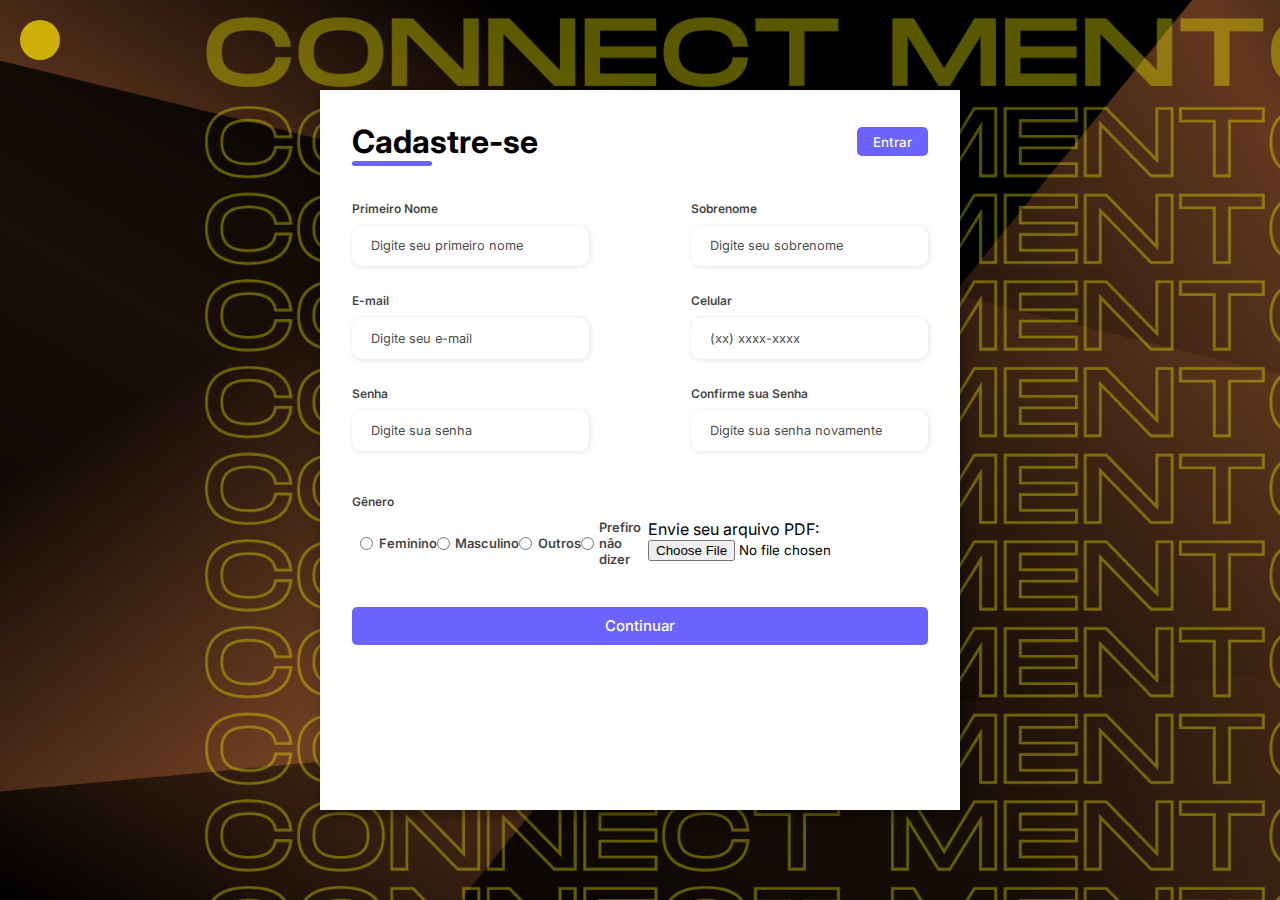
<file: src/cadastro.html>
<!DOCTYPE html>
<html lang="pt-br">

<head>
    <a href="home.html" class="navbar-brand">
        <i class="fas fa-arrow-left"></i>
    </a>
    <meta charset="UTF-8">
    <meta http-equiv="X-UA-Compatible" content="IE=edge">
    <meta name="viewport" content="width=device-width, initial-scale=1.0">
    <link rel="stylesheet" href="assets/css/style.css">
    <link rel="icon" href="icon/favicon.ico" type="image/x-icon">
    <link rel="stylesheet" href="https://use.fontawesome.com/releases/v5.8.2/css/all.css"
        integrity="sha384-oS3vJWv+0UjzBfQzYUhtDYW+Pj2yciDJxpsK1OYPAYjqT085Qq/1cq5FLXAZQ7Ay" crossorigin="anonymous">


    <title>Formulário</title>
</head>

<body>
    <div class="container">
        
        
        <div class="form-image">
            <img src="assets/img/cad.png" alt="">
        </div>
        <div class="form">
            <form action="#">
                <div class="form-header">
                    <div class="title">
                        <h1>Cadastre-se</h1>
                    </div>
                    <div class="login-button">
                        <button><a href="login.html">Entrar</a></button>
                    </div>
                </div>

                <div class="input-group">
                    <div class="input-box">
                        <label for="firstname">Primeiro Nome</label>
                        <input id="firstname" type="text" name="firstname" placeholder="Digite seu primeiro nome" required>
                    </div>

                    <div class="input-box">
                        <label for="lastname">Sobrenome</label>
                        <input id="lastname" type="text" name="lastname" placeholder="Digite seu sobrenome" required>
                    </div>
                    <div class="input-box">
                        <label for="email">E-mail</label>
                        <input id="email" type="email" name="email" placeholder="Digite seu e-mail" required>
                    </div>

                    <div class="input-box">
                        <label for="number">Celular</label>
                        <input id="number" type="tel" name="number" placeholder="(xx) xxxx-xxxx" required>
                    </div>

                    <div class="input-box">
                        <label for="password">Senha</label>
                        <input id="password" type="password" name="password" placeholder="Digite sua senha" required>
                    </div>


                    <div class="input-box">
                        <label for="confirmPassword">Confirme sua Senha</label>
                        <input id="confirmPassword" type="password" name="confirmPassword" placeholder="Digite sua senha novamente" required>
                    </div>

                </div>

                <div class="gender-inputs">
                    <div class="gender-title">
                        <h6>Gênero</h6>
                    </div>

                    <div class="gender-group">
                        <div class="gender-input">
                            <input id="female" type="radio" name="gender">
                            <label for="female">Feminino</label>
                        </div>

                        <div class="gender-input">
                            <input id="male" type="radio" name="gender">
                            <label for="male">Masculino</label>
                        </div>

                        <div class="gender-input">
                            <input id="others" type="radio" name="gender">
                            <label for="others">Outros</label>
                        </div>

                        <div class="gender-input">
                            <input id="none" type="radio" name="gender">
                            <label for="none">Prefiro não dizer</label>
                        </div>
                        <div class="pdf">
                        <label for="pdfUpload">Envie seu arquivo PDF:</label>
                        <input type="file" id="pdfUpload" name="pdfFile">
                    </div>
                    </div>
                </div>

                <div class="continue-button">
                    <button><a href="perfilmentorado.html">Continuar</a> </button>
                </div>
            </form>
        </div>
        
    </div>
</body>

</html>
</file>
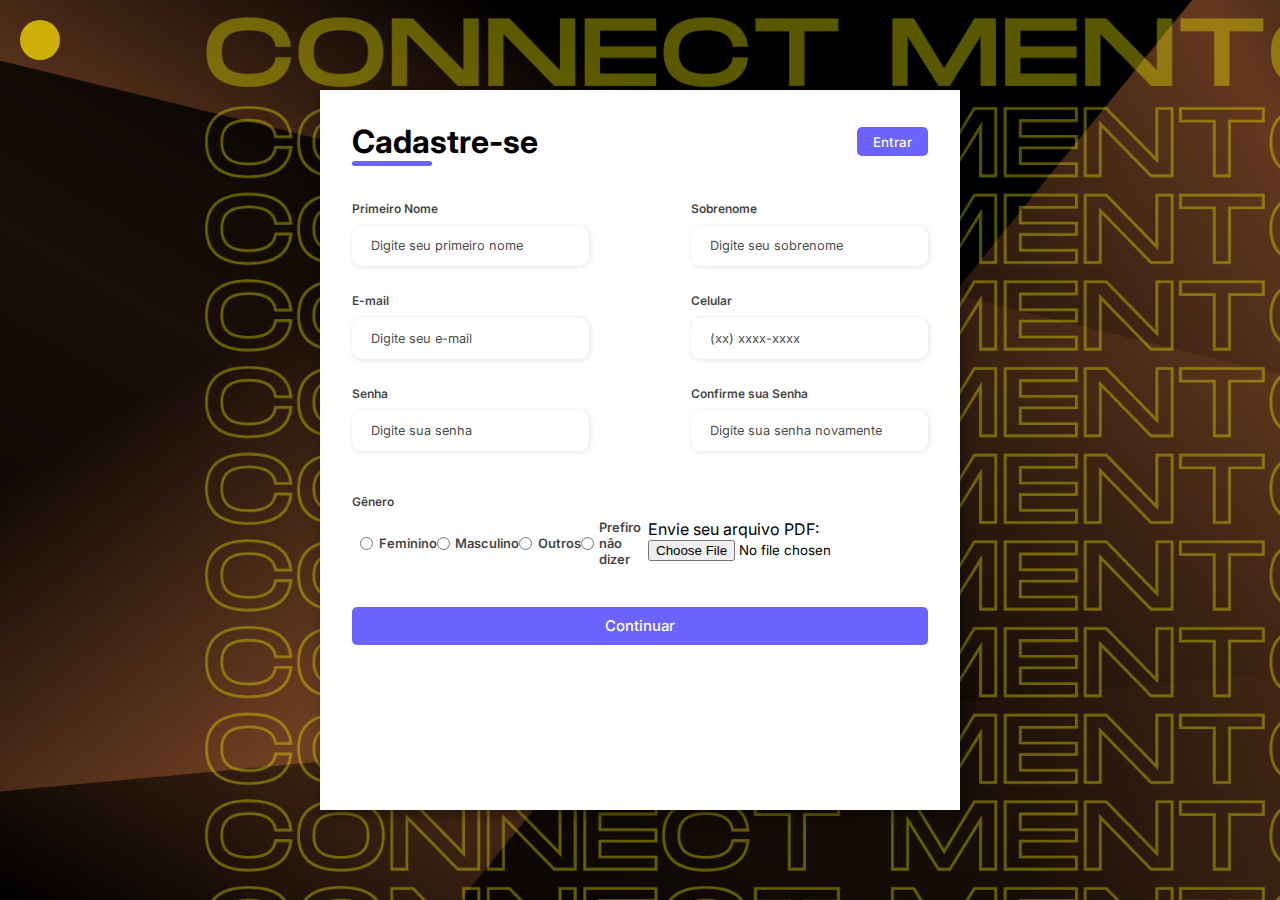
<file: src/CadastroMentor.html>
<!DOCTYPE html>
<html lang="pt-br">
   
<head>
    <a href="home.html" class="voltar-topo">
        <i class="fas fa-arrow-left"></i>
        </a>
    <meta charset="UTF-8">
    <meta http-equiv="X-UA-Compatible" content="IE=edge">
    <meta name="viewport" content="width=device-width, initial-scale=1.0">
    <link rel="stylesheet" href="assets/css/style.css">
    <link rel="icon" href="icon/favicon.ico" type="image/x-icon">
    <link rel="stylesheet" href="https://use.fontawesome.com/releases/v5.8.2/css/all.css"
        integrity="sha384-oS3vJWv+0UjzBfQzYUhtDYW+Pj2yciDJxpsK1OYPAYjqT085Qq/1cq5FLXAZQ7Ay" crossorigin="anonymous">

    <title>Formulário</title>


</head>

<body>
    
    <div class="container">
        
        
        <div class="form-image">
            <img src="assets/img/4.png" alt="" weight="400px" height="auto">
        </div>
        <div class="form">
            <form action="perfilMentor1.html">
                <div class="form-header">
                    <div class="title">
                        <h1>Cadastre-se</h1>
                    </div>
                    <div class="login-button">
                        <button><a href="login.html">Entrar</a></button>
                    </div>
                </div>

                <div class="input-group">
                    <div class="input-box">
                        <label for="firstname">Primeiro Nome</label>
                        <input id="firstname" type="text" name="firstname" placeholder="Digite seu primeiro nome" required>
                    </div>

                    <div class="input-box">
                        <label for="lastname">Sobrenome</label>
                        <input id="lastname" type="text" name="lastname" placeholder="Digite seu sobrenome" required>
                    </div>
                    <div class="input-box">
                        <label for="email">E-mail</label>
                        <input id="email" type="email" name="email" placeholder="Digite seu e-mail" required>
                    </div>

                    <div class="input-box">
                        <label for="number">Celular</label>
                        <input id="number" type="tel" name="number" placeholder="(xx) xxxx-xxxx" required>
                    </div>

                    <div class="input-box">
                        <label for="password">Senha</label>
                        <input id="password" type="password" name="password" placeholder="Digite sua senha" required>
                    </div>


                    <div class="input-box">
                        <label for="confirmPassword">Confirme sua Senha</label>
                        <input id="confirmPassword" type="password" name="confirmPassword" placeholder="Digite sua senha novamente" required>
                    </div>

                </div>

                <div class="gender-inputs">
                    <div class="gender-title">
                        <h6>Gênero</h6>
                    </div>

                    <div class="gender-group">
                        <div class="gender-input">
                            <input id="female" type="radio" name="gender" >
                            <label for="female">Feminino</label>
                        </div>

                        <div class="gender-input">
                            <input id="male" type="radio" name="gender">
                            <label for="male">Masculino</label>
                        </div>

                        <div class="gender-input">
                            <input id="others" type="radio" name="gender">
                            <label for="others">Outros</label>
                        </div>

                        <div class="gender-input">
                            <input id="none" type="radio" name="gender">
                            <label for="none">Prefiro não dizer</label>
                        </div>
                        <div class="pdf">
                        <label for="pdfUpload">Envie seu arquivo PDF:</label>
                        <input type="file" id="pdfUpload" name="pdfFile" >
                    </div>
                    </div>
                </div>

                <div class="continue-button">
                    <button><a href="perfilMentor1.html">Continuar</a> </button>
                </div>
            </form>
        </div>
        
    </div>

    <style>
        .voltar-topo {
            position: fixed;
            top: 20px;
            left: 20px;
            display: inline-block;
            background-color: rgb(204, 175, 8);
            color: black;
            border: none;
            border-radius: 50%;
            width: 40px;
            height: 40px;
            text-align: center;
            line-height: 40px;
            font-size: 18px;
            cursor: pointer;
            z-index: 999;
            }
            
            .voltar-topo i {
            margin-right: 0;
            }
            
            .voltar-topo:hover {
            background-color: #0056b3;
            }
        </style>

</body>


</html>
</file>
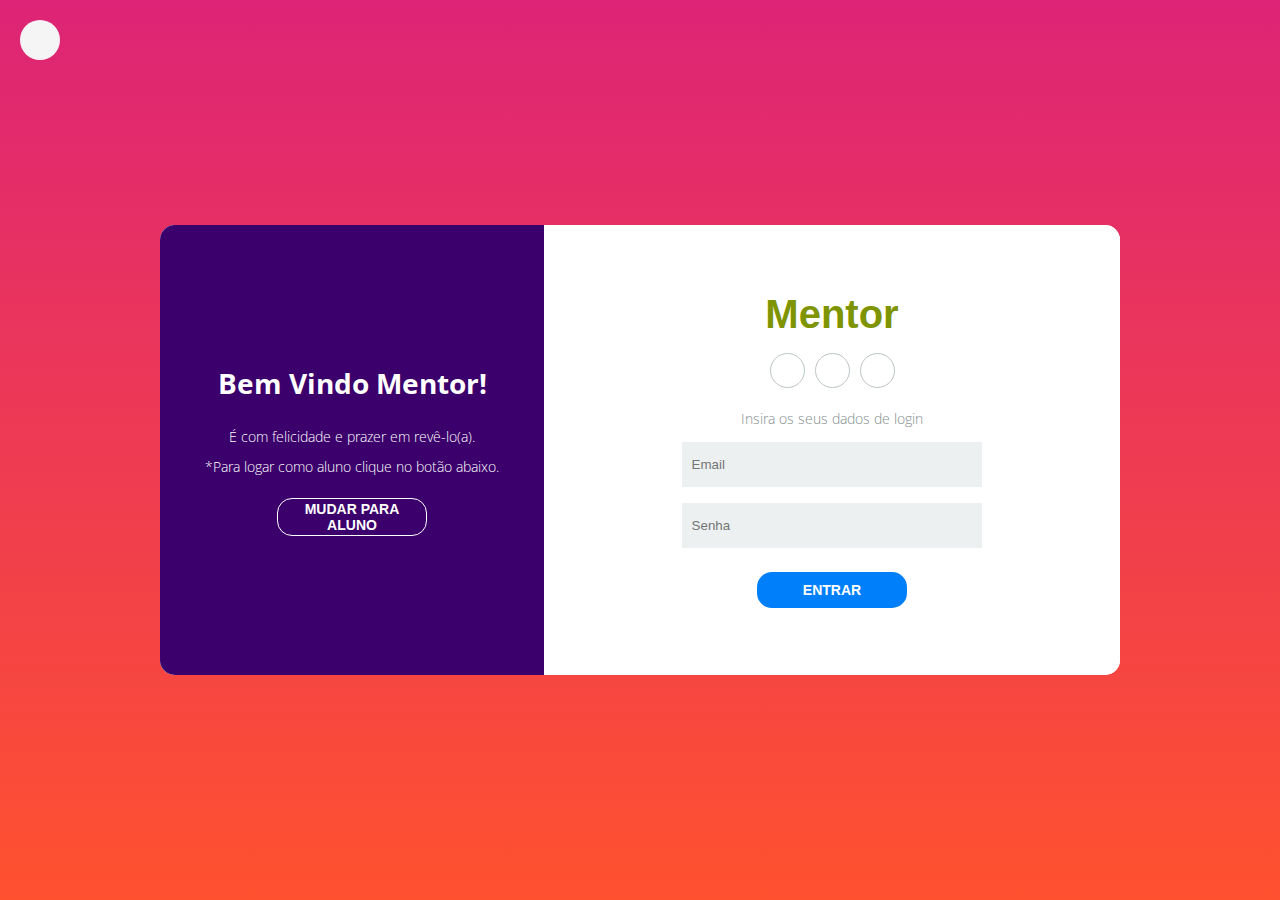
<file: src/login.html>
<!DOCTYPE html>
<html lang="pt-br">
<header>
    
        
    </a>
    
    <meta charset="UTF-8">
    <meta name="viewport" content="width=device-width, initial-scale=1.0">
    <meta http-equiv="X-UA-Compatible" content="ie=edge">
    <title>Login</title>
    <link rel="stylesheet" href="css/style.css">
    <link rel="stylesheet" href="https://use.fontawesome.com/releases/v5.8.2/css/all.css"
        integrity="sha384-oS3vJWv+0UjzBfQzYUhtDYW+Pj2yciDJxpsK1OYPAYjqT085Qq/1cq5FLXAZQ7Ay" crossorigin="anonymous">
        <link rel="icon" href="icon/favicon.ico" type="image/x-icon">
</header>
<a href="home.html" class="voltar-topo">
    <i class="fas fa-arrow-left"></i>
    </a>
<body>
    <div class="container">
        <div class="content first-content">
            <div class="first-column">
                <h2 class="title title-primary">Bem vindo Mentor!
                    </h2>
                <p class="description description-primary">É com felicidade e prazer em revê-lo(a).
                </p>
                <p class="description description-primary">*Para logar como aluno clique no botão abaixo.</p>
                <button id="signin" class="btn btn-primary">Mudar para Aluno</button>
            </div>    
            <div class="second-column">
                <h2 class="title title-second">Mentor</h2>
                <div class="social-media">
                    <ul class="list-social-media">
                        <a class="link-social-media" href="#">
                            <li class="item-social-media">
                                <i class="fab fa-facebook-f"></i>        
                            </li>
                        </a>
                        <a class="link-social-media" href="#">
                            <li class="item-social-media">
                                <i class="fab fa-google-plus-g"></i>
                            </li>
                        </a>
                        <a class="link-social-media" href="#">
                            <li class="item-social-media">
                                <i class="fab fa-linkedin-in"></i>
                            </li>
                        </a>
                    </ul>
                </div><!-- social media -->
                <p class="description description-second">Insira os seus dados de login</p>
                <form class="form" action="perfilMentor1.html">
                    <label class="label-input" for="">
                        <i class="far fa-envelope icon-modify"></i>
                        <input type="email" placeholder="Email" required>
                    </label>
                    
                    <label class="label-input" for="">
                        <i class="fas fa-lock icon-modify"></i>
                        <input type="password" placeholder="Senha" required>
                    </label>
                    
                    
                    <a href="perfilMentor1.html" style="text-decoration: none; text-align: center;"> <button class="btn btn-second" >Entrar</button>
                </a>       
                </form>
            </div><!-- second column -->
        </div><!-- first content -->
        <div class="content second-content">
            <div class="first-column">
                <h2 class="title title-primary">Bem vindo Aluno!</h2>
                <p class="description description-primary">É com felicidade e prazer em revê-lo(a).</p>
                <p class="description description-primary"><br>*Para logar como mentor clique no botão abaixo.</p>
                <button id="signup" class="btn btn-primary">Mudar para Mentor</button>
            </div>
            <div class="second-column">
                <h2 class="title title-second">Aluno</h2>
                <div class="social-media">
                    <ul class="list-social-media">
                        <a class="link-social-media" href="#">
                            <li class="item-social-media">
                                <i class="fab fa-facebook-f"></i>
                            </li>
                        </a>
                        <a class="link-social-media" href="#">
                            <li class="item-social-media">
                                <i class="fab fa-google-plus-g"></i>
                            </li>
                        </a>
                        <a class="link-social-media" href="#">
                            <li class="item-social-media">
                                <i class="fab fa-linkedin-in"></i>
                            </li>
                        </a>
                    </ul>
                </div><!-- social media -->
                <p class="description description-second">Insira os seus dados de login</p>
                <form class="form" action="perfilmentorado.html">
                
                    <label class="label-input" for="">
                        <i class="far fa-envelope icon-modify"></i>
                        <input type="email" placeholder="Email" required> 
                    </label>
                
                    <label class="label-input" for="">
                        <i class="fas fa-lock icon-modify"></i>
                        <input type="password" placeholder="Senha" required>
                    </label>
                
                    
                    <a href="perfilmentorado.html" style="text-decoration: none; text-align: center;"> <button class="btn btn-second" >Entrar</button>
                </form>
            </div><!-- second column -->
        </div><!-- second-content -->
    </div>
    <script src="js/app.js"></script>
</body>

<style>
    .voltar-topo {
        position: fixed;
        top: 20px;
        left: 20px;
        display: inline-block;
        background-color: rgb(245, 245, 245);
        color: black;
        border: none;
        border-radius: 50%;
        width: 40px;
        height: 40px;
        text-align: center;
        line-height: 40px;
        font-size: 18px;
        cursor: pointer;
        z-index: 999;
        }
        
        .voltar-topo i {
        margin-right: 0;
        }
        
        .voltar-topo:hover {
        background-color: #0056b3;
        }
    </style>
</html>
</file>
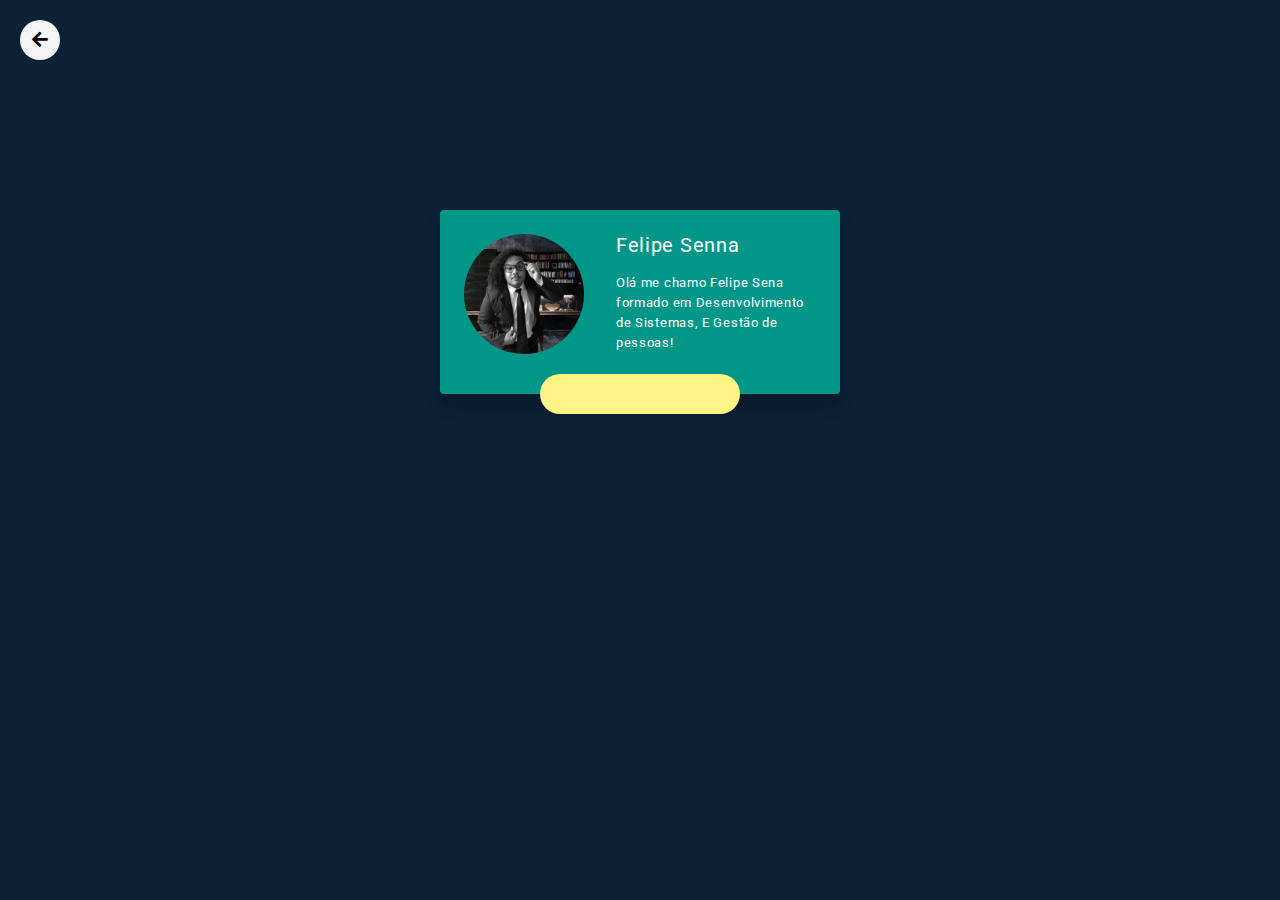
<file: src/perfilMentor1.html>
<!DOCTYPE html>
<html lang="en">

<head>
    <meta charset="UTF-8">
    <meta name="viewport" content="width=device-width, initial-scale=1.0">
    <link href="https://fonts.googleapis.com/css2?family=Roboto&display=swap" rel="stylesheet">
    <link rel="stylesheet" href="https://cdnjs.cloudflare.com/ajax/libs/font-awesome/5.15.1/css/all.min.css">
    <link rel="stylesheet" href="https://use.fontawesome.com/releases/v5.8.2/css/all.css"
    integrity="sha384-oS3vJWv+0UjzBfQzYUhtDYW+Pj2yciDJxpsK1OYPAYjqT085Qq/1cq5FLXAZQ7Ay" crossorigin="anonymous">
    <link rel="stylesheet" href="./stylementor.css">
    <title>Contact Me Card</title>
</head>
<a href="home.html" class="voltar-topo">
    <i class="fas fa-arrow-left"></i>
    </a>
<body>
    <div class="container">
        <div class="card">
            <div class="card-body">
                <figure>
                    <img src="imagenns/UI-face-1.jpg" alt="Profile image"> 
                </figure>
                <div class="personal-info">
                    <p class="name">Felipe Senna</p>
                    <p class="description">Olá me chamo Felipe Sena formado em Desenvolvimento de Sistemas, E Gestão de pessoas!</p>
                </div>
                <button class="contact-me">
                    <span>Contact me</span>
                    <i class="fas fa-angle-up"></i>
                </button>
            </div>

            <div class="card-footer">
                <p>Contact me</p>
            </div>
        </div>

        <section class="social">

            <div class="social-card linkedin">
                <i class="fab fa-linkedin-in"></i>
                <div class="info">
                    <label>Linkedin</label>
                    <p>linkedin.com/markmcgraw</p>
                </div>
                <i class="fas fa-angle-right"></i>
            </div>

            <div class="social-card github">
                <i class="fab fa-github"></i>
                <div class="info">
                    <label>Github</label>
                    <p>github.com/markmcgraw</p>
                </div>
                <i class="fas fa-angle-right"></i>
            </div>

            <div class="social-card email">
                <i class="far fa-envelope"></i>
                <div class="info">
                    <label>Email</label>
                    <p>markmcgraw@gmail.com</p>
                </div>
                <i class="fas fa-angle-right"></i>
            </div>

        </section>
    </div>

    <script>
        var container = document.querySelector('.container');
        var btn = document.querySelector('.contact-me');

        btn.addEventListener('click', function() {
            /* toggle container 'opened' class */
            container.classList.toggle('opened');
        })
    </script>

</body>
<style>
    .voltar-topo {
        position: fixed;
        top: 20px;
        left: 20px;
        display: inline-block;
        background-color: rgb(245, 245, 245);
        color: black;
        border: none;
        border-radius: 50%;
        width: 40px;
        height: 40px;
        text-align: center;
        line-height: 40px;
        font-size: 18px;
        cursor: pointer;
        z-index: 999;
        }
        
        .voltar-topo i {
        margin-right: 0;
        }
        
        .voltar-topo:hover {
        background-color: #0056b3;
        }
    </style>
</html>
</file>
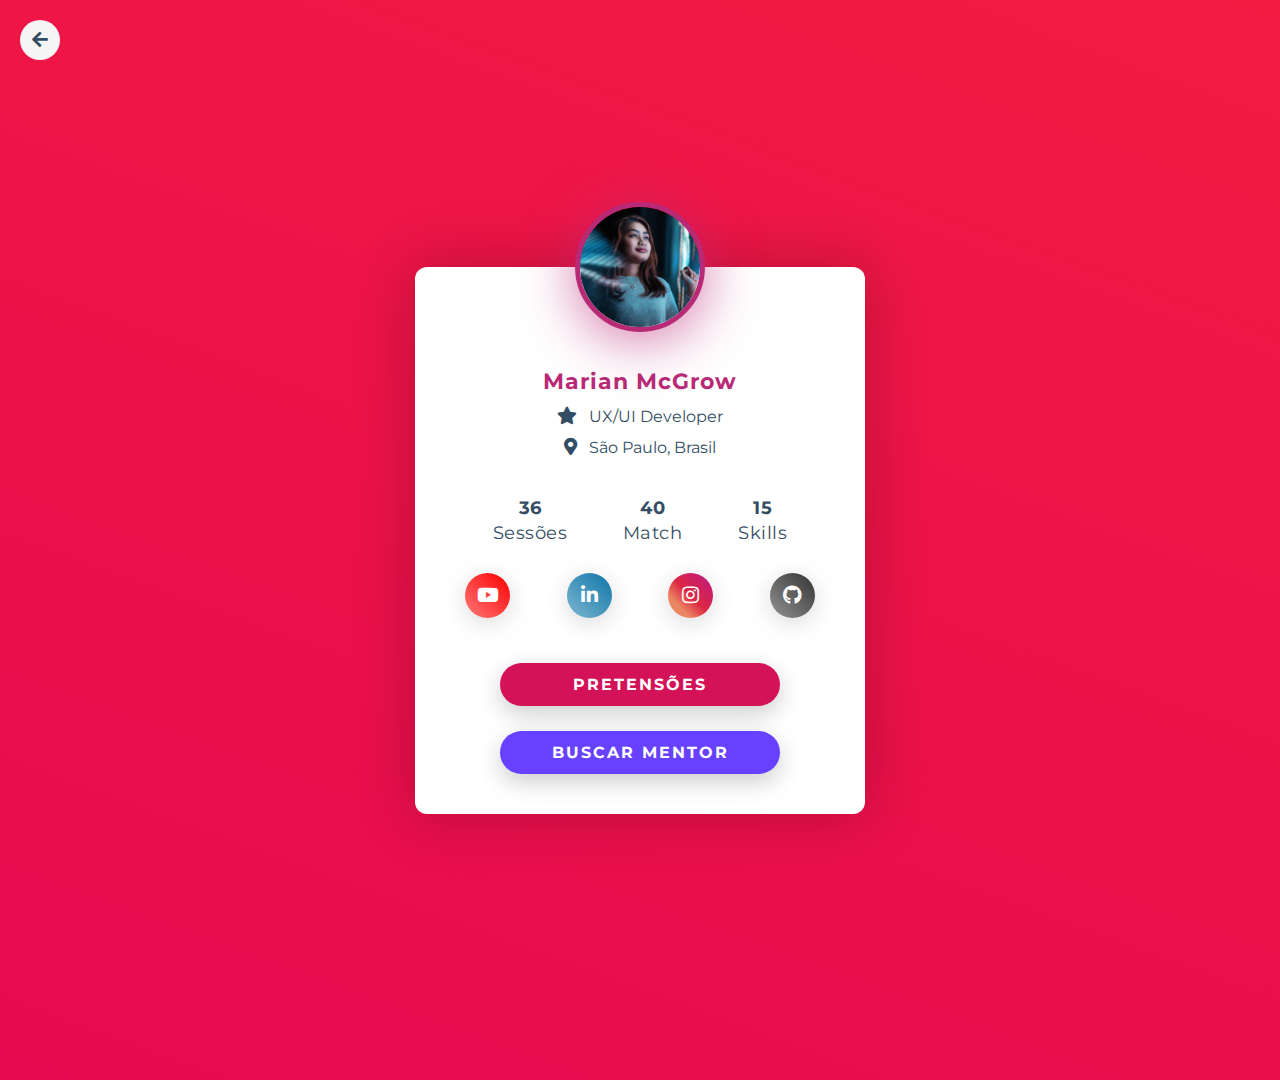
<file: src/perfilmentorado1.html>
<!DOCTYPE html>
<html lang="en">
<head>
    <meta charset="UTF-8">
    <meta name="viewport" content="width=device-width, initial-scale=1.0">
    <link href="https://fonts.googleapis.com/css2?family=Montserrat:wght@500&display=swap" rel="stylesheet">
    <link rel="stylesheet" href="https://cdnjs.cloudflare.com/ajax/libs/font-awesome/5.15.1/css/all.min.css">
    <link rel="stylesheet" href="./stylementorado.css">
    <link rel="stylesheet" href="https://use.fontawesome.com/releases/v5.8.2/css/all.css"
        integrity="sha384-oS3vJWv+0UjzBfQzYUhtDYW+Pj2yciDJxpsK1OYPAYjqT085Qq/1cq5FLXAZQ7Ay" crossorigin="anonymous">
    <title>Stylish Profile Card</title>
</head>
<a href="home.html" class="voltar-topo">
    <i class="fas fa-arrow-left"></i>
    </a>
<body>
    <div class="profile-container">
        <div class="img-container">
            <img src="./images/img.jpg" alt="profile image">
        </div>
        <p class="info full-name">Marian McGrow</p>
        <p class="info role">
            <i class="fas fa-star"></i>
            UX/UI Developer
        </p>
        <p class="info place">
            <i class="fas fa-map-marker-alt"></i>
            São Paulo, Brasil
        </p>

        <div class="posts-info">
            <p><span>36</span> Sessões</p>
            <p><span>40</span> Match</p>
            <p><span>15</span> Skills</p>
        </div>

        <div class="social-container">
            <button class="youtube">
                <i class="fab fa-youtube"></i>
            </button>
            <button class="linkedin">
                <i class="fab fa-linkedin-in"></i>
            </button>
            <button class="instagram">
                <i class="fab fa-instagram"></i>
            </button>
            <button class="github">
                <i class="fab fa-github"></i>
            </button>
        </div>

        <button class="action">Pretensões</button>
        <button class="action message">Buscar Mentor</button>
    </div>
    
</body>

<style>
    .voltar-topo {
        position: fixed;
        top: 20px;
        left: 20px;
        display: inline-block;
        background-color: rgb(245, 245, 245);
        color: black;
        border: none;
        border-radius: 50%;
        width: 40px;
        height: 40px;
        text-align: center;
        line-height: 40px;
        font-size: 18px;
        cursor: pointer;
        z-index: 999;
        }
        
        .voltar-topo i {
        margin-right: 0;
        }
        
        .voltar-topo:hover {
        background-color: #0056b3;
        }
    </style>
</html>
</file>
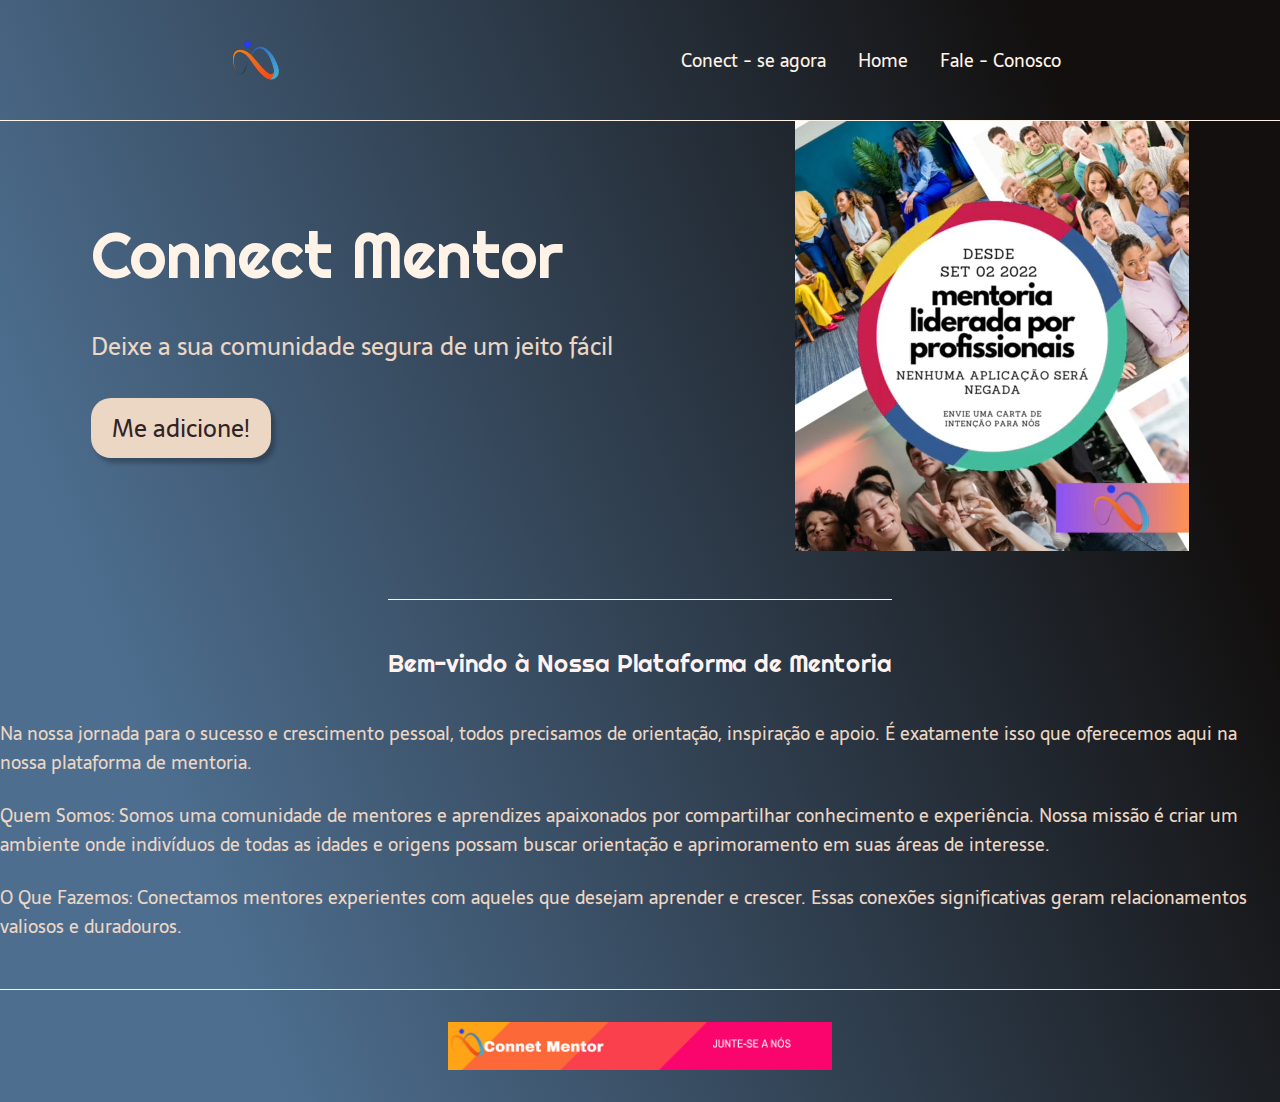
<file: src/sobre.html>
<!DOCTYPE html>
<html lang="pt-BR">

<head>
  <meta charset="UTF-8">
  <meta name="viewport" content="width=device-width, initial-scale=1.0">
  <meta name="description" content="Um bot que irá moderar e deixar a sua comunidade segura de um jeito fácil!">
  <title>Sobre Nós</title>
  <link rel="stylesheet" type="text/css" href="stylesobre.css">
</head>

<body>
  <header class="cabecalho">
    <img class="cabecalho-imagem" src="imgsobre/LOGO.png" alt="Logo da comunidade Ballerini" href="home.html">
    <nav class="cabecalho-menu">
      <a class="cabecalho-menu-item" href="sobre.html">Conect - se agora</a>
      <a class="cabecalho-menu-item" href="home.html">Home</a>
      <a class="cabecalho-menu-item">Fale - Conosco</a>
      
    </nav>
  </header>

  <main class="conteudo">
    <section class="conteudo-principal">
      <div class="conteudo-principal-escrito">
        <h1 class="conteudo-principal-escrito-titulo">Connect Mentor</h1>
        <h2 class="conteudo-principal-escrito-subtitulo">Deixe a sua comunidade segura de um jeito fácil</h2>
        <button class="conteudo-principal-escrito-botao" href="home.html">Me adicione!</button>
      </div>
      <video class="conteudo-principal-video" src="videosobre/mentoring.mp4" autoplay></video>

    </section>

    <section class="conteudo-secundario">
      <h3 class="conteudo-secundario-titulo">Bem-vindo à Nossa Plataforma de Mentoria</h3>
      <p class="conteudo-secundario-paragrafo"> <strong></strong>
        Na nossa jornada para o sucesso e crescimento pessoal, todos precisamos de orientação, inspiração e apoio. É exatamente isso que oferecemos aqui na nossa plataforma de mentoria.
</p>
      <p class="conteudo-secundario-paragrafo">Quem Somos: <strong></strong> 
        Somos uma comunidade de mentores e aprendizes apaixonados por compartilhar conhecimento e experiência. Nossa missão é criar um ambiente onde indivíduos de todas as idades e origens possam buscar orientação e aprimoramento em suas áreas de interesse.
</p>
      <p class="conteudo-secundario-paragrafo">O Que Fazemos: <strong></strong>Conectamos mentores experientes com aqueles que desejam aprender e crescer. Essas conexões significativas geram relacionamentos valiosos e duradouros.
</p>
    </section>
  </main>

  <footer class="rodape">
    <img class="rodape-imagem" src="imgsobre/your Business.png">
  </footer>
</body>

</html>
</file>
<file: src/assets/css/style.css>
@import url('https://fonts.googleapis.com/css2?family=Inter:wght@200;300;400;500&family=Open+Sans:wght@300;400;500;600&display=swap');
* {
    padding: 0;
    margin: 0;
    box-sizing: border-box;
    font-family: 'Inter', sans-serif;
}

.navbar-brand {
    position: fixed;
    top: 20px;
    left: 20px;
    display: inline-block;
    background-color: rgb(204, 175, 8);
    color: black;
    border: none;
    border-radius: 50%;
    width: 40px;
    height: 40px;
    text-align: center;
    line-height: 40px;
    font-size: 18px;
    cursor: pointer;
    z-index: 999;
    }
    
    .vnavbar-brand i {
    margin-right: 0;
    }
    
    .navbar-brand:hover {
    background-color: #0056b3;
    }
    






body {
    width: 100%;
    height: 100vh;
    display: flex;
    justify-content: center;
    align-items: center;
    background: url('fundo.png') rgba(12, 12, 233, 0.3); /* Substitua pelo caminho da sua imagem */
    background-size: cover;
    
}



.container {
    width: 80%;
    height: 80vh;
    display: flex;
    box-shadow: 5px 5px 10px rgba(0, 0, 0, 0.212);
}

.form-image {
    width: 50%;
    display: flex;
    justify-content: center;
    align-items: center;
    background-color: #f76d11bd;
    padding: 1rem;
}

.form-image img {
    width: 31rem;
}

.form {
    width: 80%; /* Largura do formulário em relação ao quadrado */
    padding: 2rem;
    background-color: #fff;
    box-shadow: 0px 5px 15px rgba(0, 0, 0, 0.2);
}

.form-header {
    margin-bottom: 1.5rem;
    display: flex;
    justify-content: space-between;
}

.login-button {
    display: flex;
    align-items: center;
}

.login-button button {
    border: none;
    background-color: #6c63ff;
    padding: 0.4rem 1rem;
    border-radius: 5px;
    cursor: pointer;
}

.login-button button:hover {
    background-color: #6b63fff1;
}

.login-button button a {
    text-decoration: none;
    font-weight: 500;
    color: #fff;
}

.form-header h1::after {
    content: '';
    display: block;
    width: 5rem;
    height: 0.3rem;
    background-color: #6c63ff;
    margin: 0 auto;
    position: absolute;
    border-radius: 10px;
}

.input-group {
    display: flex;
    flex-wrap: wrap;
    justify-content: space-between;
    padding: 1rem 0;
}

.input-box {
    display: flex;
    flex-direction: column;
    margin-bottom: 1.1rem;
}

.input-box input {
    margin: 0.6rem 0;
    padding: 0.8rem 1.2rem;
    border: none;
    border-radius: 10px;
    box-shadow: 1px 1px 6px #0000001c;
    font-size: 0.8rem;
}

.input-box input:hover {
    background-color: #eeeeee75;
}

.input-box input:focus-visible {
    outline: 1px solid #6c63ff;
}

.input-box label,
.gender-title h6 {
    font-size: 0.75rem;
    font-weight: 600;
    color: #000000c0;
}

.input-box input::placeholder {
    color: #000000be;
}

.gender-group {
    display: flex;
    justify-content: space-between;
    margin-top: 0.62rem;
    padding: 0 .5rem;
}

.gender-input {
    display: flex;
    align-items: center;
}

.gender-input input {
    margin-right: 0.35rem;
}

.gender-input label {
    font-size: 0.81rem;
    font-weight: 600;
    color: #000000c0;
}

.continue-button button {
    width: 100%;
    margin-top: 2.5rem;
    border: none;
    background-color: #6c63ff;
    padding: 0.62rem;
    border-radius: 5px;
    cursor: pointer;
}

.continue-button button:hover {
    background-color: #6b63fff1;
}

.continue-button button a {
    text-decoration: none;
    font-size: 0.93rem;
    font-weight: 500;
    color: #fff;
}

@media screen and (max-width: 1330px) {
    .form-image {
        display: none;
    }
    .container {
        width: 50%;
    }
    .form {
        width: 100%;
    }
}

@media screen and (max-width: 1064px) {
    .container {
        width: 90%;
        height: auto;
    }
    .input-group {
        flex-direction: column;
        z-index: 5;
        padding-right: 5rem;
        max-height: 10rem;
        overflow-y: scroll;
        flex-wrap: nowrap;
    }
    .gender-inputs {
        margin-top: 2rem;
    }
    .gender-group {
        flex-direction: column;
    }
    .gender-title h6 {
        margin: 0;
    }
    .gender-input {
        margin-top: 0.5rem;
    }
}
</file>
<file: src/css/style.css>
@import url('https://fonts.googleapis.com/css?family=Open+Sans:300,400,700&display=swap');
* {
    margin: 0;
    padding: 0;
    box-sizing: border-box;
   
}
body {
    font-family: 'Open Sans', sans-serif;
    --bggradient: linear-gradient(to bottom, #dd2476, #ff512f);

    background: var(--bggradient);
    --Rubik: "Rubik", cursive;
    /* fallback for old browsers */
   
}


    





.container {
    display: flex;
    justify-content: center;
    align-items: center;
    height: 100vh;
    background-color: #ecf0f1;
    background: var(--bggradient);
    
}
.content {
    background-color: #fff;
    border-radius: 15px;
    width: 960px;
    height: 50%;
    justify-content: space-between;
    align-items: center;
    position: relative;
}
.content::before {
    content: "";
    position: absolute;
    background-color: #3b006b;
    width: 40%;
    height: 100%;
    border-top-left-radius: 15px;
    border-bottom-left-radius: 15px;


    left: 0;
}
.title {
    font-size: 28px;
    font-weight: bold;
    text-transform: capitalize;
    margin-bottom: 20px; /* Adicione margem na parte inferior para separá-lo dos elementos acima */
}
.title-primary {
    color: #fff;
}
.title-second {
    color: #7e9400;
    font-size: 40px; /* Ajuste o tamanho da fonte conforme necessário */
    font-family: 'Trebuchet MS', 'Lucida Sans Unicode', 'Lucida Grande', 'Lucida Sans', Arial, sans-serif;
    margin: 0; /* Remova qualquer margem que possa estar causando desalinhamento */
    padding: 0; /* Remova qualquer preenchimento que possa estar causando desalinhamento */
    text-align: center; /* Centralize o texto horizontalmente */
}
.description {
    font-size: 14px;
    font-weight: 300;
    line-height: 30px;
}
.description-primary {
    color: #fff;
}
.description-second {
    color: #7f8c8d;
}
.btn {
    border-radius: 15px;
    text-transform: uppercase;
    color: #fff;
    font-size: 14px;
    padding: 10px 40px;
    cursor: pointer;
    font-weight: bold;
    width: 150px;
    align-self: center;
    border: none;
    margin-top: 1rem;
}
.btn-primary {
    background-color: transparent;
    border: 1px solid #fff;
    transition: background-color .5s;
    padding: 0.2vmin 1vmin;
}
.btn-primary:hover {
    background-color: #fff;
    color: black;
    
}
.btn-second {
    background-color:#007ffb;
    border: 0;
    transition: background-color .5s;
}
.btn-second:hover {
    background-color: #fff;
    border: 1px solid #007ffb;
    color: #007ffb
}
.first-content {
    display: flex;
}
.first-content .second-column {
    z-index: 11;
}
.first-column {
    text-align: center;
    width: 40%;
    z-index: 10;
}
.second-column {
    width: 60%;
    display: flex;
    flex-direction: column;
    align-items: center;
}
.social-media {
    margin: 1rem 0;
}
.link-social-media:not(:first-child){
    margin-left: 10px;
}
.link-social-media .item-social-media {
    transition: background-color .5s;
}
.link-social-media:hover .item-social-media{
    background-color: #58af9b;
    color: #fff;
    border-color: #58af9b;
}
.list-social-media {
    display: flex;
    list-style-type: none;
}
.item-social-media {
    border: 1px solid #bdc3c7;
    border-radius: 50%;
    width: 35px;
    height: 35px;
    line-height: 35px;
    text-align: center;
    color: #95a5a6;
}
.form {
    display: flex;
    flex-direction: column;
    width: 55%;
}
.form input {
    height: 45px;
    width: 100%;
    border: none;
    background-color: #ecf0f1;
}
input:-webkit-autofill 
{    
    -webkit-box-shadow: 0 0 0px 1000px #ecf0f1 inset !important;
    -webkit-text-fill-color: #000 !important;
}
.label-input {
    background-color: #ecf0f1;
    display: flex;
    align-items: center;
    margin: 8px;
}
.icon-modify {
    color: #7f8c8d;
    padding: 0 5px;
}

/* second content*/

.second-content {
    position: absolute;
    display: flex;
}
.second-content .first-column {
    order: 2;
    z-index: -1;
}
.second-content .second-column {
    order: 1;
    z-index: -1;
}
.password {
    color: #34495e;
    font-size: 14px;
    margin: 15px 0;
    text-align: center;
}
.password::first-letter {
    text-transform: capitalize;
}



.sign-in-js .first-content .first-column {
    z-index: -1;
}

.sign-in-js .second-content .second-column {
    z-index: 11;
}
.sign-in-js .second-content .first-column {
    z-index: 13;
}

.sign-in-js .content::before {
    left: 60%;
    border-top-left-radius: 0;
    border-bottom-left-radius: 0;
    border-top-right-radius: 15px;
    border-bottom-right-radius: 15px;
    animation: slidein 1.3s; /*MODIFIQUEI DE 3s PARA 1.3s*/

    z-index: 12;
}

.sign-up-js .content::before {
    animation: slideout 1.3s; /*MODIFIQUEI DE 3s PARA 1.3s*/

    z-index: 12;
}

.sign-up-js .second-content .first-column,
.sign-up-js .second-content .second-column {
    z-index: -1;
}

.sign-up-js .first-content .second-column {
    z-index: 11;
}

.sign-up-js .first-content .first-column {
    z-index: 13;    
}


/* DESLOCAMENTO CONTEÚDO ATRÁS DO CONTENT:BEFORE*/
.sign-in-js .first-content .second-column {

    z-index: -1;
    position: relative;
    animation: deslocamentoEsq 1.3s; /*MODIFIQUEI DE 3s PARA 1.3s*/
}

.sign-up-js .second-content .second-column {
    position: relative;
    z-index: -1;
    animation: deslocamentoDir 1.3s; /*MODIFIQUEI DE 3s PARA 1.3s*/
}

/*ANIMAÇÃOO CSS PARA O CONTEÚDO*/

@keyframes deslocamentoEsq {

    from {
        left: 0;
        opacity: 1;
        z-index: 12;
    }

    25% {
        left: -80px;
        opacity: .5;
        /* z-index: 12; NÃO HÁ NECESSIDADE */
    }

    50% {
        left: -100px;
        opacity: .2;
        /* z-index: 12; NÃO HÁ NECESSIDADE */
    }

    to {
        left: -110px;
        opacity: 0;
        z-index: -1;
    }
}


@keyframes deslocamentoDir {

    from {
        left: 0;
        z-index: 12;
    }

    25% {
        left: 80px;
        /* z-index: 12;  NÃO HÁ NECESSIDADE*/
    }

    50% {
        left: 100px;
        /* z-index: 12; NÃO HÁ NECESSIDADE*/
        /* background-color: yellow;  Exemplo que dei no vídeo*/
    }

    to {
        left: 110px;
        z-index: -1;
    }
}


/*ANIMAÇÃO CSS*/

@keyframes slidein {

    from {
        left: 0;
        width: 40%;
    }

    25% {
        left: 5%;
        width: 50%;
    }

    50% {
        left: 25%;
        width: 60%;
    }

    75% {
        left: 45%;
        width: 50%;
    }

    to {
        left: 60%;
        width: 40%;
    }
}

@keyframes slideout {

    from {
        left: 60%;
        width: 40%;
    }

    25% {
        left: 45%;
        width: 50%;
    }

    50% {
        left: 25%;
        width: 60%;
    }

    75% {
        left: 5%;
        width: 50%;
    }

    to {
        left: 0;
        width: 40%;
    }
}

/*VERSÃO MOBILE*/
@media screen and (max-width: 1040px) {
    .content {
        width: 100%;
        height: 100%;
    }

    .content::before {
        width: 100%;
        height: 40%;
        top: 0;
        border-radius: 0;
    }
    .first-content, .second-content {
        flex-direction: column;
        justify-content: space-around;
    }

    .first-column, .second-column {
        width: 100%;
    }
    
    .sign-in-js .content::before {
        top: 60%;
        left: 0;
        border-radius: 0;

    }

    .form {
        width: 90%;
    }
    
    /* ANIMAÇÃO MOBILE CSS*/

    @keyframes deslocamentoEsq {

        from {
            top: 0;
            opacity: 1;
            z-index: 12;
        }
    
        25% {
            top: -80px;
            opacity: .5;
            /* z-index: 12; NÃO HÁ NECESSIDADE */
        }
    
        50% {
            top: -100px;
            opacity: .2;
            /* z-index: 12; NÃO HÁ NECESSIDADE */
        }
    
        to {
            top: -110px;
            opacity: 0;
            z-index: -1;
        }
    }
    
    
    @keyframes deslocamentoDir {
    
        from {
            top: 0;
            z-index: 12;
        }
    
        25% {
            top: 80px;
            /* z-index: 12;  NÃO HÁ NECESSIDADE*/
        }
    
        50% {
            top: 100px;
            /* z-index: 12; NÃO HÁ NECESSIDADE*/
            /* background-color: yellow;  Exemplo que dei no vídeo*/
        }
    
        to {
            top: 110px;
            z-index: -1;
        }
    }
    
    
    
    @keyframes slidein {
    
        from {
            top: 0;
            height: 40%;
        }
    
        25% {
            top: 5%;
            height: 50%;
        }
    
        50% {
            top: 25%;
            height: 60%;
        }
    
        75% {
            top: 45%;
            height: 50%;
        }
    
        to {
            top: 60%;
            height: 40%;
        }
    }
    
    @keyframes slideout {
    
        from {
            top: 60%;
            height: 40%;
        }
    
        25% {
            top: 45%;
            height: 50%;
        }
    
        50% {
            top: 25%;
            height: 60%;
        }
    
        75% {
            top: 5%;
            height: 50%;
        }
    
        to {
            top: 0;
            height: 40%;
        }
    }
   
}

@media screen and (max-width: 740px) {
    .form {
        width: 50%;
    }
}

@media screen and (max-width: 425px) {
    .form {
        width: 100%;
    }
}
</file>
<file: src/stylementor.css>
* {
    margin: 0;
    padding: 0;
    box-sizing: border-box;
    font-family: 'Roboto', sans-serif;
}

body {
    min-height: 100vh;
    font-size: 14px;
    background: #0c2136;
    color: #fff;
    display: flex;
    justify-content: center;
    align-items: center;
}

.container {
    display: flex;
    flex-direction: column;
    justify-content: center;
    align-items: center;
}

.card {
    position: relative;
    width: 400px;
    background-color: #009688;
    border-radius: 4px;
    box-shadow: 0 12px 15px 0 rgba(0, 0, 0, 0.2);
}

.card-body {
    position: relative;
    padding: 24px;
    padding-bottom: 40px;

    display: grid;
    grid-template-columns: auto 1fr;
    grid-gap: 32px;
}

figure {
    width: 120px;
    height: 120px;
    border-radius: 50%;
    overflow: hidden;
}

figure img {
    width: 100%;
}

.card-footer {
    position: relative;
    margin: 0;
    background-color: #00796b;
    border-bottom-left-radius: 4px;
    border-bottom-right-radius: 4px;
    font-size: 1.1em;
    text-transform: uppercase;
    letter-spacing: 1px;

    display: flex;
    align-items: center;
    padding-left: 24px;
    height: 0;
    overflow: hidden;
    transition: height 0.4s;
}

.name {
    font-size: 1.4em;
    margin-bottom: 16px;
    letter-spacing: 0.7px;
}

.description {
    font-size: 0.9em;
    line-height: 20px;
    letter-spacing: 0.7px;
}

.contact-me {
    position: absolute;
    bottom: 0;
    left: 50%;
    transform: translate(-50%, 50%);
    border: none;
    outline: none;
    border-radius: 50px;
    background-color: #fff386;
    color: #009688;
    width: 200px;
    height: 40px;
    text-transform: uppercase;
    letter-spacing: 1px;
    font-size: 1.2em;
    cursor: pointer;
    z-index: 2;
    transition: 0.4s;
}

.contact-me i {
    display: none;
}

/*  ---  opened class  ---  */

.container.opened .card-footer {
    height: 50px;
}

.container.opened .contact-me {
    left: 80%;
    width: 54px;
    height: 54px;
    border-radius: 50%;
    padding: unset;
    font-size: 2em;
    box-shadow: 0 12px 15px 0 rgba(0, 0, 0, 0.2);
}

.container.opened .contact-me span {
    display: none;
}

.container.opened .contact-me i {
    display: block;
}

.container .contact-me span {
    opacity: 0;
    animation: showContactMe 0.1s linear forwards;
    animation-delay: 0.4s;
}

@keyframes showContactMe {
    from {
        opacity: 0;
    }
    to {
        opacity: 1;
    }
}

/* Social cards */

.social {
    width: 100%;
}

.social-card {
    background-color: #fff;
    color: #bbb;
    width: 100%;
    margin-top: 24px;
    border-radius: 4px;
    padding: 16px 24px;
    display: grid;
    justify-items: start;
    align-items: center;
    grid-template-columns: 10% 1fr auto;
    grid-gap: 20px;
    cursor: pointer;
}

.social-card i:first-child {
    width: 40px;
    height: 40px;
    background-color: red;
    color: #fff;
    justify-self: center;
    border-radius: 50%;
    display: flex;
    justify-content: center;
    align-items: center;
    font-size: 1.2em;
}

.social-card label {
    font-size: 1.2em;
    line-height: 28px;
}

.social-card p {
    font-size: 0.9em;
}

/* Social card present / hidden */

.social-card {
    opacity: 0;
    transition: opacity 0.4s;
}

.container.opened .social-card {
    opacity: 1;
}

.container.opened .social-card:nth-child(1) {
    transition-delay: 0.2s;
} 

.container.opened .social-card:nth-child(2) {
    transition-delay: 0.3s;
} 

.container.opened .social-card:nth-child(3) {
    transition-delay: 0.4s;
} 

/* Social Colors */

.social-card.linkedin i:first-child {
    background-color: #0077b5;
}

.social-card.linkedin label {
    color: #0077b5;
}

.social-card.github i:first-child {
    background-color: #333;
}

.social-card.github label {
    color: #333;
}

.social-card.email i:first-child {
    background-color: #009688;
}

.social-card.email label {
    color: #009688;
}
</file>
<file: src/stylementorado.css>
* {
    margin: 0;
    padding: 0;
    box-sizing: border-box;
    color: #334e64;
    font-family: 'Montserrat', sans-serif;
}

body {
    min-height: 120vh;
    width: 100%;
    display: flex;
    justify-content: center;
    align-items: center;
    background: linear-gradient(20deg, #e80a50, rgb(241, 27, 66));
}

.profile-container {
    background-color: #fff;
    width: 450px;
    padding: 100px 50px 40px;
    border-radius: 12px;
    box-shadow: 0 0 60px 5px rgba(0, 0, 0, 0.2);
    display: flex;
    flex-direction: column;
    justify-content: center;
    align-items: center;
    position: absolute; /* Adicionado */
}

.container {
    display: flex;
    justify-content: center;
    align-items: center;
    height: 100vh;
}

.img-container {
    width: 130px;
    height: 130px;
    overflow: hidden;
    border: 5px solid #b92a76;
    border-radius: 50%;
    box-shadow: 0 8px 55px #b92a76a4;
    position: absolute;
    top: 0;
    left: 50%;
    transform: translate(-50%, -50%);
    display: flex;
    justify-content: center;
    align-items: center;
}

.img-container img {
    width: 100%;
    max-width: 100%;
    height: auto;
    border-radius: 50%;
}

.info {
    margin-bottom: 12px;
}

.info i {
    margin-right: 8px;
    font-size   : 1.1em;
}

.place {
    margin-bottom: 40px;
}

.full-name {
    font-size     : 1.4em;
    font-weight   : bold;
    letter-spacing: 1px;
    color         : #b92a76;
}

.posts-info {
    width          : 100%;
    display        : flex;
    justify-content: space-around;
    align-items    : center;
    font-size      : 1.1em;
    letter-spacing : 0.5px;
    margin-bottom  : 30px;
    text-align     : center;
}

.posts-info span {
    display      : block;
    font-weight  : bold;
    margin-bottom: 4px;
}

.social-container {
    width          : 100%;
    display        : flex;
    justify-content: space-between;
    align-items    : center;
    margin-bottom  : 20px;
}

.social-container i {
    color: #fff;
}

.social-container button {
    border          : none;
    outline         : none;
    width           : 45px;
    height          : 45px;
    border-radius   : 50%;
    font-size       : 1.2em;
    cursor          : pointer;
    box-shadow      : 0px 5px 25px rgba(0, 0, 0, 0.15);
    transition      : transform 0.3s;
}

.social-container button:hover {
    transform: scale(1.1);
}

/* Social colors */

.social-container button.youtube {
    background: linear-gradient(45deg, #ff000088, #ff0000);
}

.social-container button.linkedin {
    background: linear-gradient(45deg, #0e76a888, #0e76a8);
}

.social-container button.instagram {
    background: linear-gradient(45deg, #e6683ccc 25%, #dc2743 50%,
            #bc1888 100%);
}

.social-container button.github {
    background: linear-gradient(45deg, #33333388, #333333);
}

.action {
    outline: none;
    cursor: pointer;
    color: #fff;
    background-color: #d31258;
    border: none;
    border-radius: 50px;
    padding: 12px 20px;
    width: 80%;
    margin-top: 25px;
    box-shadow: 0px 8px 25px rgba(0, 0, 0, 0.2);
    text-transform: uppercase;
    font-size: 1em;
    font-weight: bold;
    letter-spacing: 2px;
    transition: transform 0.3s, opacity 0.3s;
}

.action.message {
    background-color: #6741ff;
}

.action:hover {
    transform: scale(1.05);
    opacity: 0.85;
}

/* Botão Editar Perfil */

.change-photo {
    position: absolute;
    top: 10px; /* Ajuste a posição conforme necessário */
    right: 10px; /* Ajuste a posição conforme necessário */
    padding: 4px;
    background-color: #ffffff;
    color: #000; /* Alterei a cor para melhor visibilidade */
    border: none;
    border-radius: 5px;
    font-size: 1.2em;
    cursor: pointer;
}

.change-photo i {
    display: flex;
    justify-content: center;
    align-items: center;
    width: 100%; /* Ocupar toda a largura do botão */
}

.change-photo:hover {
    background-color: #cecece;
}

/* Voltar Home */

.voltar-topo {
    position: fixed;
    top: 20px;
    left: 20px;
    display: inline-block;
    background-color: rgb(245, 245, 245);
    color: black;
    border: none;
    border-radius: 50%;
    width: 40px;
    height: 40px;
    text-align: center;
    line-height: 40px;
    font-size: 18px;
    cursor: pointer;
    z-index: 999;
    }
   
    .voltar-topo i {
    margin-right: 0;
    }
   
    .voltar-topo:hover {
    background-color: #0056b3;
    }
</file>
<file: src/stylesobre.css>
@import url('https://fonts.googleapis.com/css2?family=Righteous&family=Sarala:wght@400;700&display=swap');

* {
  margin: 0;
  padding: 0;
  box-sizing: border-box;
  text-decoration: none;
}

body {
  font-size: 100%;
  background: linear-gradient(68.15deg, #4d6e8f 16.62%, #120f0e 85.61%);
}

.cabecalho {
  display: flex;
  flex-direction: row;
  align-items: center;
  justify-content: space-around;
  padding: 24px;
}

.cabecalho-imagem {
  height: 72px;
}

.cabecalho-menu {
  display: flex;
  gap: 32px;
}

.cabecalho-menu-item {
  font-family: 'Sarala', sans-serif;
  color: #FFF2E7;
  font-weight: 400;
  font-size: 18px
}

.conteudo {
  margin-bottom: 48px;
  border-top: 0.4px solid #FFF2E7;
}

.conteudo-principal {
  display: flex;
  flex-direction: row;
  align-items: center;
  justify-content: space-around;
}

.conteudo-principal-escrito {
  display: flex;
  flex-direction: column;
  gap: 32px;
}

.conteudo-principal-escrito-titulo {
  font-family: 'Righteous', cursive;
  font-weight: 400;
  font-size: 64px;
  color: #FFF2E7;
}

.conteudo-principal-escrito-subtitulo {
  font-family: 'Sarala', sans-serif;
  font-weight: 400;
  font-size: 24px;
  color: #ECD6C4;
}

.conteudo-principal-escrito-botao {
  background-color: #ECD6C4;
  width: 180px;
  height: 60px;
  border: none;
  box-shadow: 4px 5px 4px rgba(0, 0, 0, 0.25);
  border-radius: 20px;
  font-family: 'Sarala', sans-serif;
  font-weight: 400;
  font-size: 24px;
  color: #2F2325;
}

.conteudo-principal-escrito-botao:hover {
  background-color: rgba(236, 214, 196, 0.53);
}

.conteudo-principal-imagem {
  height: 430px;
}

.conteudo-secundario {
  display: flex;
  flex-direction: column;
  align-items: center;
  gap: 24px;
  margin-top: 48px;
}

.conteudo-secundario-titulo {
  border-top: 0.4px solid #FFF2E7;
  padding-top: 48px;
  font-family: 'Righteous', cursive;
  font-weight: 400;
  font-size: 24px;
  color: #FFF2EF;
  margin-bottom: 16px;
}

.conteudo-secundario-paragrafo {
  font-family: 'Sarala', sans-serif;
  font-weight: 300;
  font-size: 18px;
  color: #ECD6C4;
}

.rodape {
    padding: 32px;
    border-top: 0.4px solid #FFF2E7;
}

.rodape-imagem {
  height: 48px;
  display: block;
  margin: 0 auto;
}
</file>
